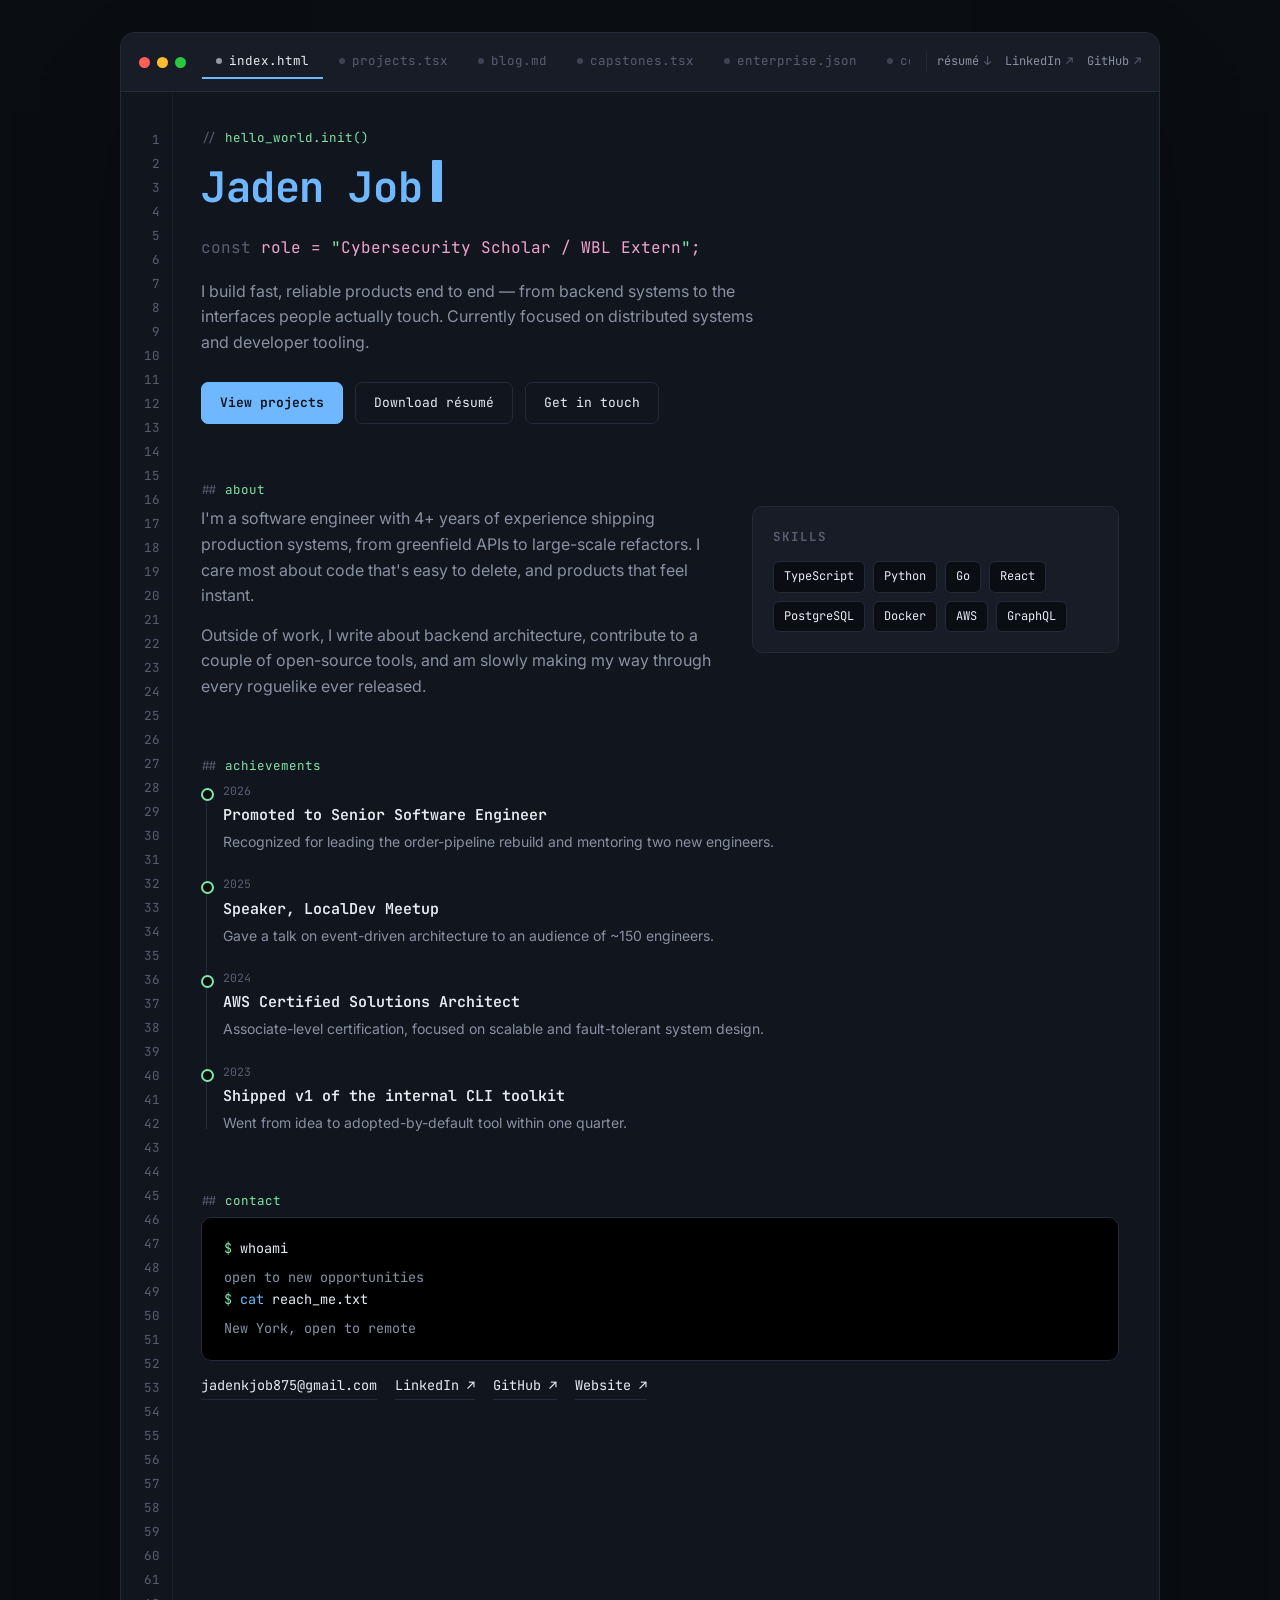
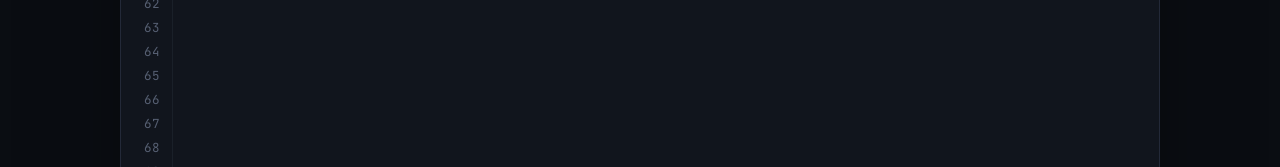
<file: index.html>
<!DOCTYPE html>
<html lang="en">
<head>
<meta charset="UTF-8">
<meta name="viewport" content="width=device-width, initial-scale=1.0">
<title>Jaden Job - Cybersecurity Scholar / WBL Extern</title>
<meta name="description" content=" Portfolio of Jaden Job, Cybersecurity Scholar / WBL Extern">
<link rel="preconnect" href="https://fonts.googleapis.com">
<link rel="preconnect" href="https://fonts.gstatic.com" crossorigin>
<link href="https://fonts.googleapis.com/css2?family=JetBrains+Mono:wght@400;500;600;700;800&family=Inter:wght@400;500;600;700&display=swap" rel="stylesheet">
<link rel="stylesheet" href="style.css">
</head>
<body>

<div class="editor">

  <div class="titlebar">
    <div class="dots"><span></span><span></span><span></span></div>
    <div class="tabs">
      <a href="index.html#top" class="tab active"><span class="dot"></span>index.html</a>
      <a href="projects.html" class="tab"><span class="dot"></span>projects.tsx</a>
      <a href="Pages/blog.html" class="tab"><span class="dot"></span>blog.md</a>
      <a href="capstones.html" class="tab"><span class="dot"></span>capstones.tsx</a>
      <a href="enterprise.html" class="tab"><span class="dot"></span>enterprise.json</a>
      <a href="index.html#contact" class="tab"><span class="dot"></span>contact.sh</a>
    </div>
    <div class="quick-links">
      <a data-profile="resumeUrl" target="_blank" rel="noopener">résumé <span class="arrow">↓</span></a>
      <a data-profile="linkedin" target="_blank" rel="noopener">LinkedIn <span class="arrow">↗</span></a>
      <a data-profile="github" target="_blank" rel="noopener">GitHub <span class="arrow">↗</span></a>
    </div>
  </div>

  <div class="code-body">
    <div class="gutter" id="gutter" aria-hidden="true"></div>

    <div class="content" id="content">

      <section class="hero" id="top">
        <p class="eyebrow"><span class="punc">// </span>hello_world.init()</p>
        <h1><span class="fn" data-profile="name"></span><span class="cursor"></span></h1>
        <p class="role-line"><span class="kw">const</span> role = <span class="str">"</span><span data-profile="role"></span><span class="str">"</span>;</p>
        <p class="tagline" data-profile="tagline"></p>
        <div class="cta-row">
          <a class="btn primary" href="projects.html">View projects</a>
          <a class="btn ghost" data-profile="resumeUrl" target="_blank" rel="noopener">Download résumé</a>
          <a class="btn ghost" href="#contact">Get in touch</a>
        </div>
      </section>

      <section id="about">
        <p class="eyebrow"><span class="punc">## </span>about</p>
        <div class="about-grid">
          <div id="bio-paragraphs"></div>
          <div class="skills-card">
            <h3>Skills</h3>
            <div class="tag-cloud" id="skills-tags"></div>
          </div>
        </div>
      </section>

      <section id="achievements">
        <p class="eyebrow"><span class="punc">## </span>achievements</p>
        <div class="timeline" id="timeline"></div>
      </section>

      <section id="contact">
        <p class="eyebrow"><span class="punc">## </span>contact</p>
        <div class="terminal">
          <div><span class="prompt">$</span> whoami</div>
          <p class="out">open to new opportunities</p>
          <div><span class="prompt">$</span> <span class="path">cat</span> reach_me.txt</div>
          <p class="out" data-profile="location"></p>
        </div>
        <div class="contact-links">
          <a data-profile="email"></a>
          <a data-profile="linkedin" target="_blank" rel="noopener">LinkedIn ↗</a>
          <a data-profile="github" target="_blank" rel="noopener">GitHub ↗</a>
          <a data-profile="website" target="_blank" rel="noopener">Website ↗</a>
        </div>
      </section>

    </div>
  </div>
</div>

<footer>built with plain HTML/CSS/JS · no framework, no tracking</footer>

<script src="Pages/data.js"></script>
<script src="Pages/site.js"></script>
<script>
  // Fill in name/links from PROFILE
  applyProfile();
  document.querySelector('[data-profile="email"]').textContent = PROFILE.email;

  // Render bio paragraphs
  const bioContainer = document.getElementById('bio-paragraphs');
  PROFILE.bio.forEach(paragraph => bioContainer.appendChild(el('p', null, paragraph)));

  // Render skill tags
  const tagsContainer = document.getElementById('skills-tags');
  PROFILE.skills.forEach(skill => tagsContainer.appendChild(el('span', 'tag', skill)));

  // Render achievements
  renderAchievementItems(document.getElementById('timeline'), ACHIEVEMENTS);

  renderGutter();
  setupScrollSpy(['top','about','achievements','contact']);
</script>

</body>
</html>
</file>
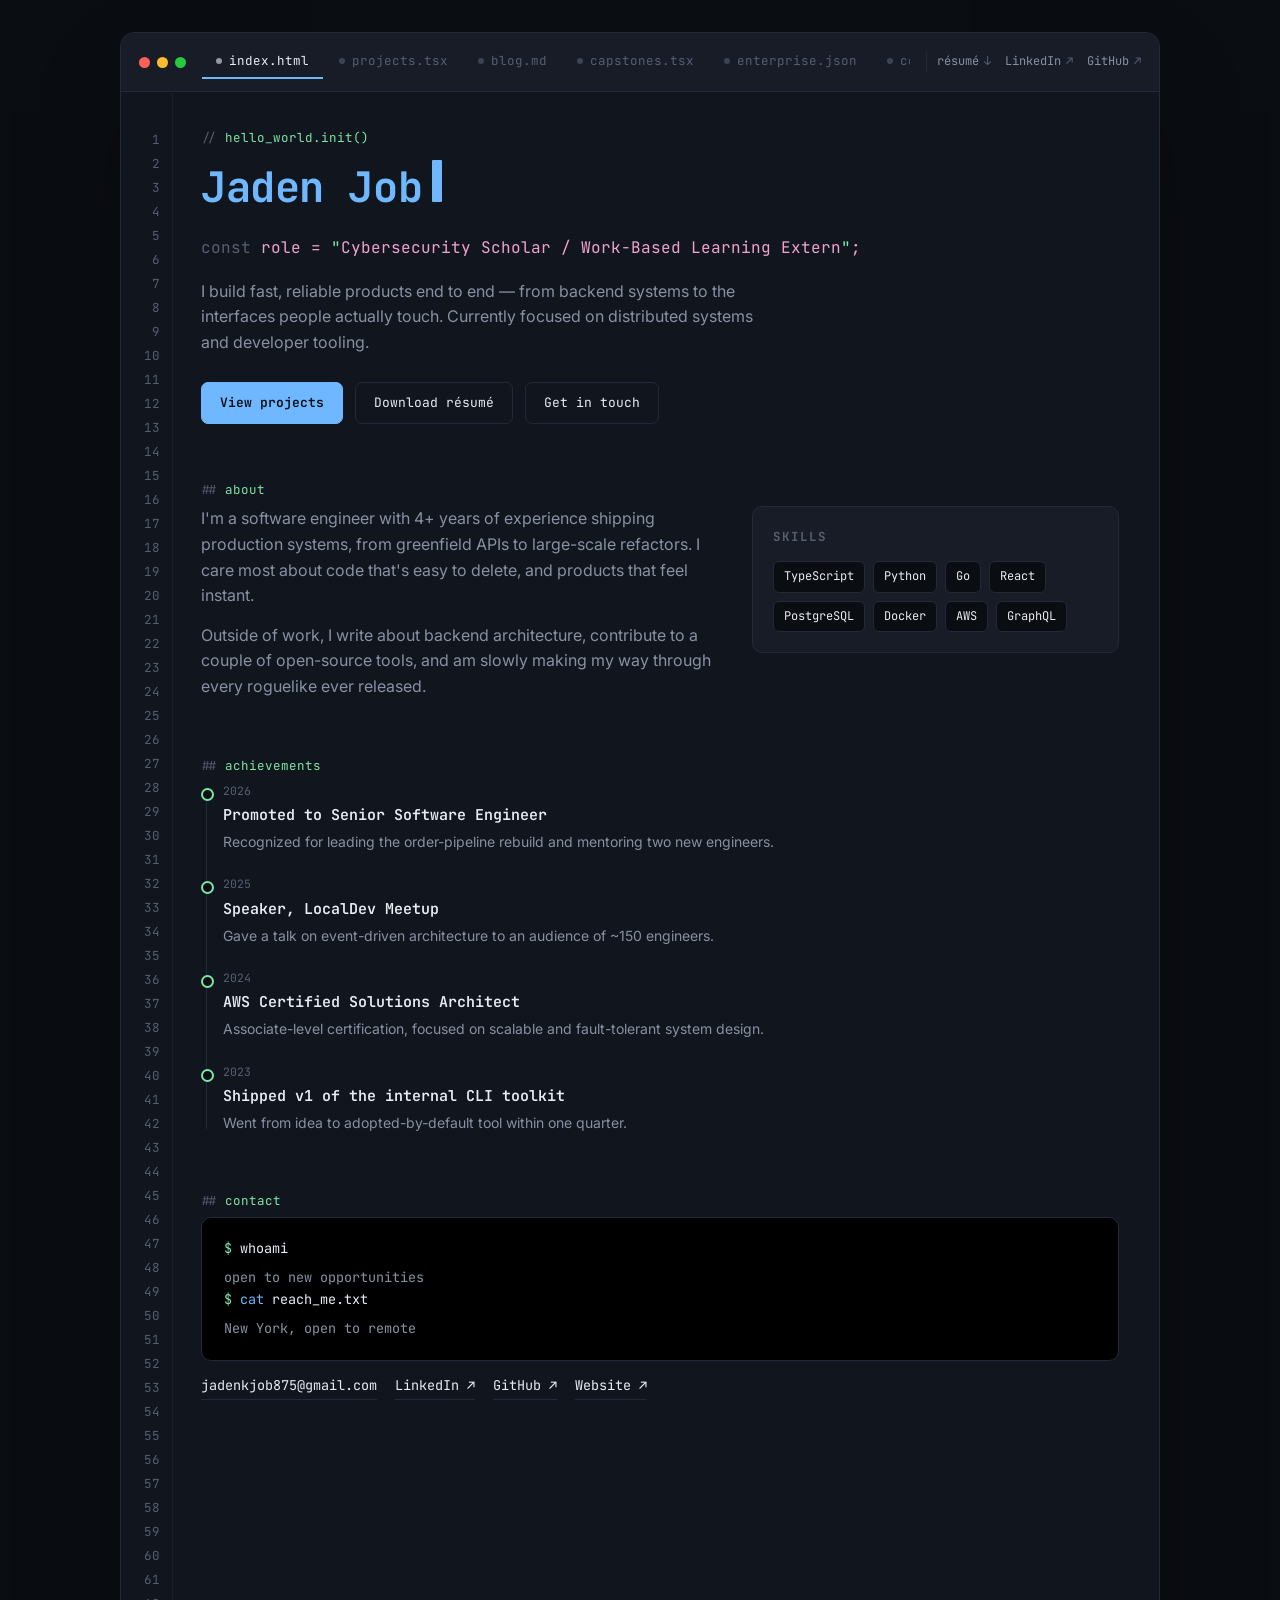
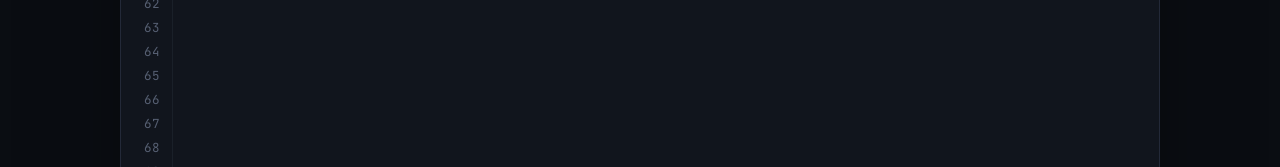
<file: docs/index.html>
<!DOCTYPE html>
<html lang="en">
<head>
<meta charset="UTF-8">
<meta name="viewport" content="width=device-width, initial-scale=1.0">
<title>J4den Job - Cybersecurity Scholar / Work-Based Learning Extern</title>
<meta name="description" content=" Portfolio of Jaden Job, Cybersecurity Scholar / WBL Extern">
<link rel="preconnect" href="https://fonts.googleapis.com">
<link rel="preconnect" href="https://fonts.gstatic.com" crossorigin>
<link href="https://fonts.googleapis.com/css2?family=JetBrains+Mono:wght@400;500;600;700;800&family=Inter:wght@400;500;600;700&display=swap" rel="stylesheet">
<link rel="stylesheet" href="style.css">
</head>
<body>

<div class="editor">

  <div class="titlebar">
    <div class="dots"><span></span><span></span><span></span></div>
    <div class="tabs">
      <a href="index.html#top" class="tab active"><span class="dot"></span>index.html</a>
      <a href="projects.html" class="tab"><span class="dot"></span>projects.tsx</a>
      <a href="Pages/blog.html" class="tab"><span class="dot"></span>blog.md</a>
      <a href="capstones.html" class="tab"><span class="dot"></span>capstones.tsx</a>
      <a href="enterprise.html" class="tab"><span class="dot"></span>enterprise.json</a>
      <a href="index.html#contact" class="tab"><span class="dot"></span>contact.sh</a>
    </div>
    <div class="quick-links">
      <a data-profile="resumeUrl" target="_blank" rel="noopener">résumé <span class="arrow">↓</span></a>
      <a data-profile="linkedin" target="_blank" rel="noopener">LinkedIn <span class="arrow">↗</span></a>
      <a data-profile="github" target="_blank" rel="noopener">GitHub <span class="arrow">↗</span></a>
    </div>
  </div>

  <div class="code-body">
    <div class="gutter" id="gutter" aria-hidden="true"></div>

    <div class="content" id="content">

      <section class="hero" id="top">
        <p class="eyebrow"><span class="punc">// </span>hello_world.init()</p>
        <h1><span class="fn" data-profile="name"></span><span class="cursor"></span></h1>
        <p class="role-line"><span class="kw">const</span> role = <span class="str">"</span><span data-profile="role"></span><span class="str">"</span>;</p>
        <p class="tagline" data-profile="tagline"></p>
        <div class="cta-row">
          <a class="btn primary" href="projects.html">View projects</a>
          <a class="btn ghost" data-profile="resumeUrl" target="_blank" rel="noopener">Download résumé</a>
          <a class="btn ghost" href="#contact">Get in touch</a>
        </div>
      </section>

      <section id="about">
        <p class="eyebrow"><span class="punc">## </span>about</p>
        <div class="about-grid">
          <div id="bio-paragraphs"></div>
          <div class="skills-card">
            <h3>Skills</h3>
            <div class="tag-cloud" id="skills-tags"></div>
          </div>
        </div>
      </section>

      <section id="achievements">
        <p class="eyebrow"><span class="punc">## </span>achievements</p>
        <div class="timeline" id="timeline"></div>
      </section>

      <section id="contact">
        <p class="eyebrow"><span class="punc">## </span>contact</p>
        <div class="terminal">
          <div><span class="prompt">$</span> whoami</div>
          <p class="out">open to new opportunities</p>
          <div><span class="prompt">$</span> <span class="path">cat</span> reach_me.txt</div>
          <p class="out" data-profile="location"></p>
        </div>
        <div class="contact-links">
          <a data-profile="email"></a>
          <a data-profile="linkedin" target="_blank" rel="noopener">LinkedIn ↗</a>
          <a data-profile="github" target="_blank" rel="noopener">GitHub ↗</a>
          <a data-profile="website" target="_blank" rel="noopener">Website ↗</a>
        </div>
      </section>

    </div>
  </div>
</div>

<footer>built with plain HTML/CSS/JS · no framework, no tracking</footer>

<script src="data.js"></script>
<script src="site.js"></script>
<script>
  // Fill in name/links from PROFILE
  applyProfile();
  document.querySelector('[data-profile="email"]').textContent = PROFILE.email;

  // Render bio paragraphs
  const bioContainer = document.getElementById('bio-paragraphs');
  PROFILE.bio.forEach(paragraph => bioContainer.appendChild(el('p', null, paragraph)));

  // Render skill tags
  const tagsContainer = document.getElementById('skills-tags');
  PROFILE.skills.forEach(skill => tagsContainer.appendChild(el('span', 'tag', skill)));

  // Render achievements
  renderAchievementItems(document.getElementById('timeline'), ACHIEVEMENTS);

  renderGutter();
  setupScrollSpy(['top','about','achievements','contact']);
</script>

</body>
</html>
</file>
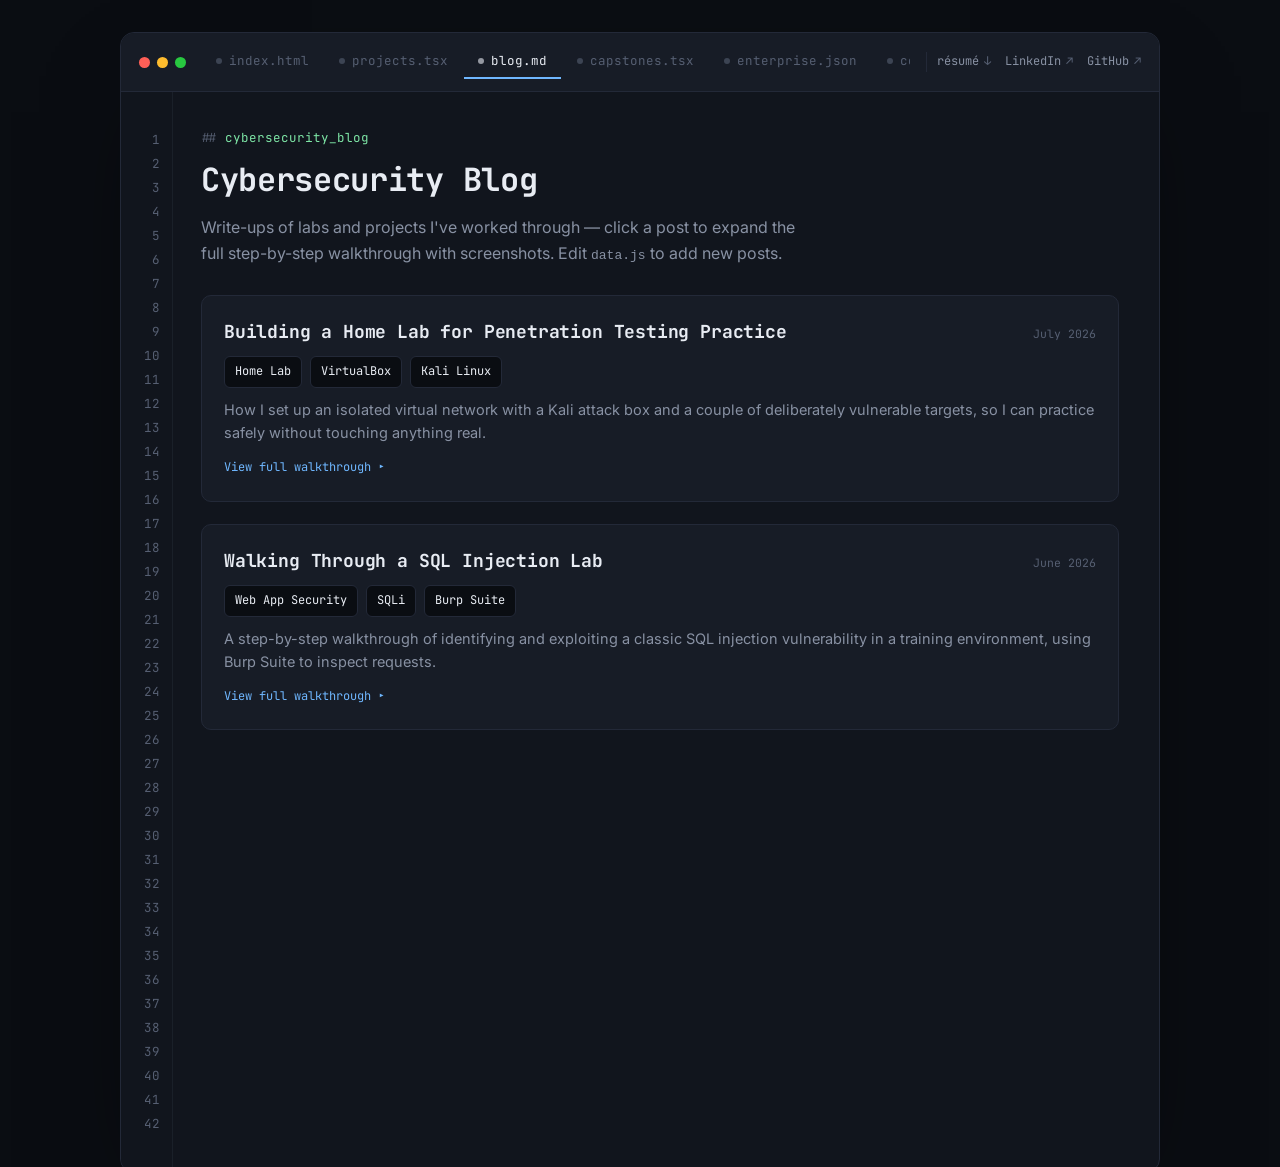
<file: blog.html>
<!DOCTYPE html>
<html lang="en">
<head>
<meta charset="UTF-8">
<meta name="viewport" content="width=device-width, initial-scale=1.0">
<title>Cybersecurity Blog — Jaden Job</title>
<meta name="description" content="Cybersecurity project write-ups by Jaden Job">
<link rel="preconnect" href="https://fonts.googleapis.com">
<link rel="preconnect" href="https://fonts.gstatic.com" crossorigin>
<link href="https://fonts.googleapis.com/css2?family=JetBrains+Mono:wght@400;500;600;700;800&family=Inter:wght@400;500;600;700&display=swap" rel="stylesheet">
<link rel="stylesheet" href="style.css">
</head>
<body>

<div class="editor">

  <div class="titlebar">
    <div class="dots"><span></span><span></span><span></span></div>
    <div class="tabs">
      <a href="index.html#top" class="tab"><span class="dot"></span>index.html</a>
      <a href="projects.html" class="tab"><span class="dot"></span>projects.tsx</a>
      <a href="blog.html" class="tab active"><span class="dot"></span>blog.md</a>
      <a href="capstones.html" class="tab"><span class="dot"></span>capstones.tsx</a>
      <a href="enterprise.html" class="tab"><span class="dot"></span>enterprise.json</a>
      <a href="index.html#contact" class="tab"><span class="dot"></span>contact.sh</a>
    </div>
    <div class="quick-links">
      <a data-profile="resumeUrl" target="_blank" rel="noopener">résumé <span class="arrow">↓</span></a>
      <a data-profile="linkedin" target="_blank" rel="noopener">LinkedIn <span class="arrow">↗</span></a>
      <a data-profile="github" target="_blank" rel="noopener">GitHub <span class="arrow">↗</span></a>
    </div>
  </div>

  <div class="code-body">
    <div class="gutter" id="gutter" aria-hidden="true"></div>

    <div class="content" id="content">

      <section id="blog-top">
        <p class="eyebrow"><span class="punc">## </span>cybersecurity_blog</p>
        <div class="page-heading">
          <h1>Cybersecurity Blog</h1>
          <p>Write-ups of labs and projects I've worked through — click a post to expand the full step-by-step walkthrough with screenshots. Edit <code>data.js</code> to add new posts.</p>
        </div>
        <div id="blog-posts"></div>
      </section>

    </div>
  </div>
</div>

<footer>built with plain HTML/CSS/JS · no framework, no tracking</footer>

<script src="data.js"></script>
<script src="site.js"></script>
<script>
  applyProfile();
  renderBlogPosts(document.getElementById('blog-posts'), BLOG_POSTS);
  renderGutter();
</script>

</body>
</html>
</file>
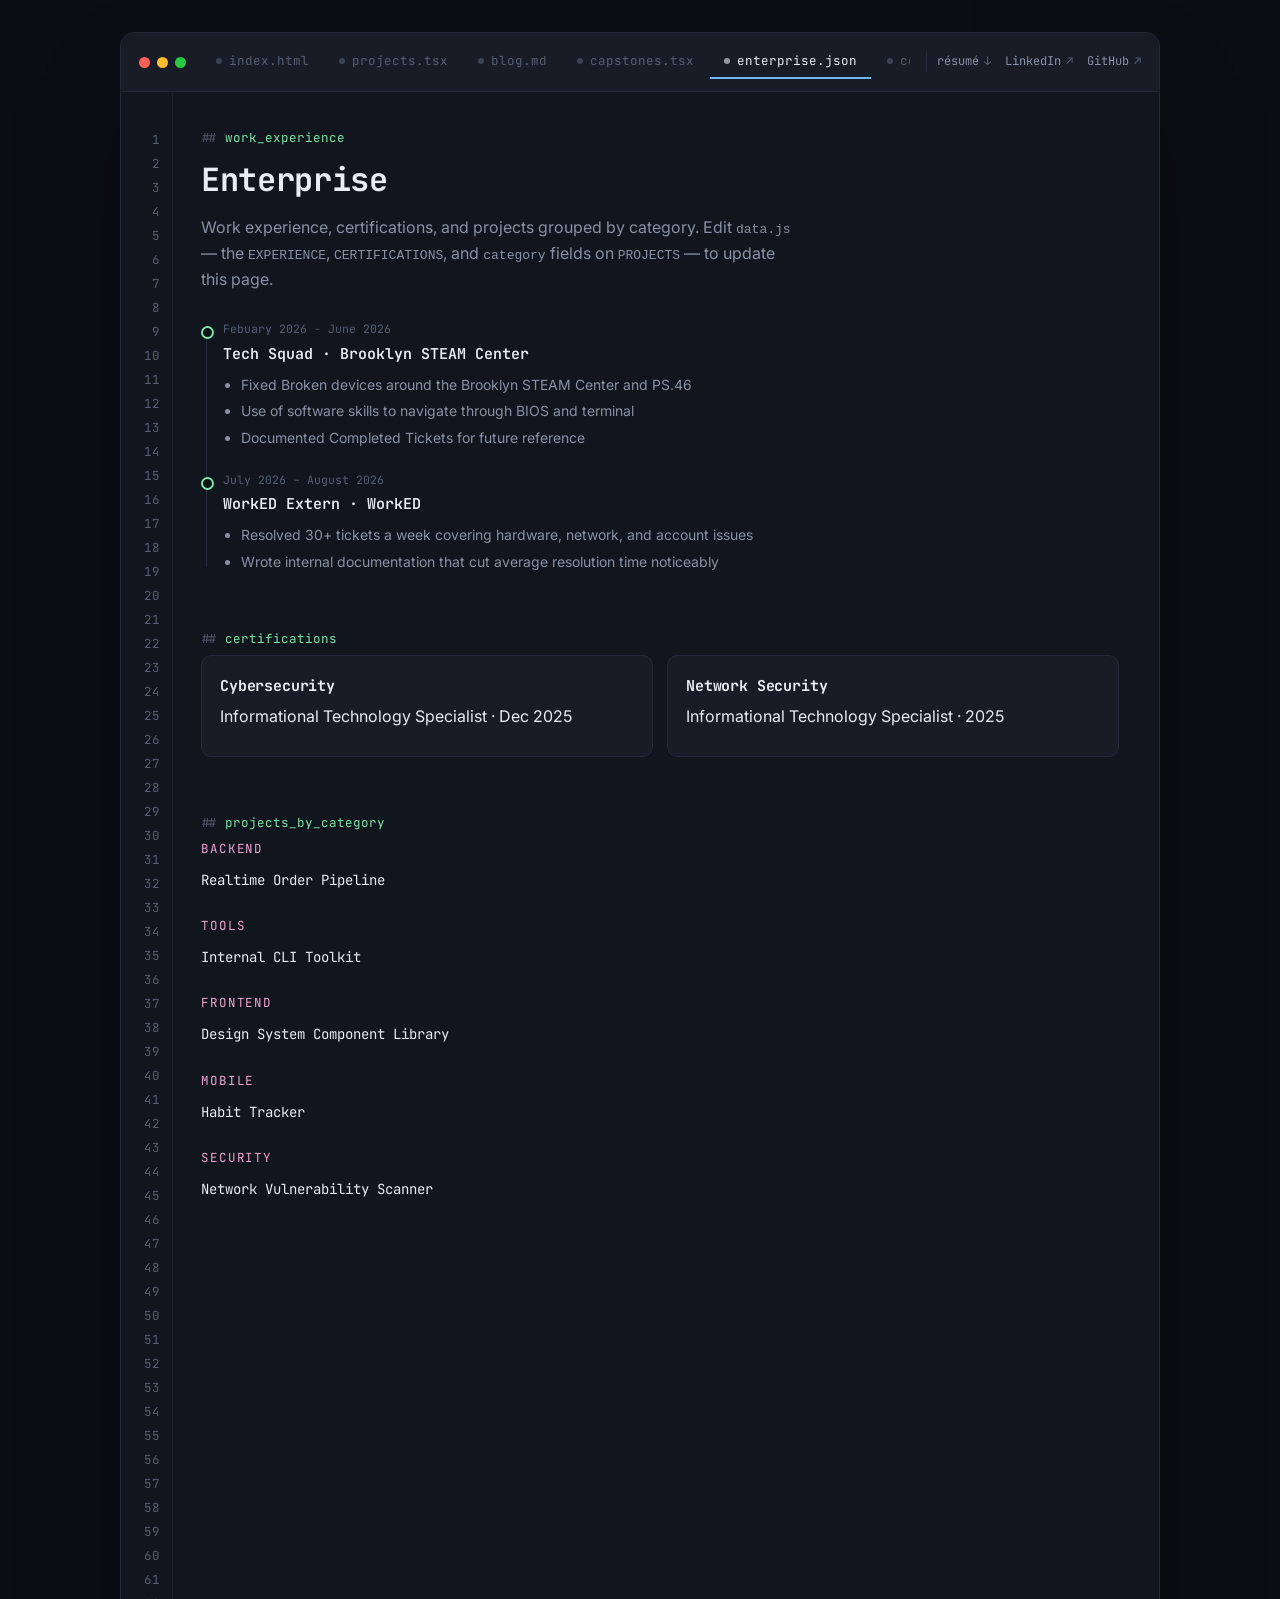
<file: enterprise.html>
<!DOCTYPE html>
<html lang="en">
<head>
<meta charset="UTF-8">
<meta name="viewport" content="width=device-width, initial-scale=1.0">
<title>Enterprise — Jaden Job</title>
<meta name="description" content="Work experience and certifications for Jaden Job">
<link rel="preconnect" href="https://fonts.googleapis.com">
<link rel="preconnect" href="https://fonts.gstatic.com" crossorigin>
<link href="https://fonts.googleapis.com/css2?family=JetBrains+Mono:wght@400;500;600;700;800&family=Inter:wght@400;500;600;700&display=swap" rel="stylesheet">
<link rel="stylesheet" href="style.css">
</head>
<body>

<div class="editor">

  <div class="titlebar">
    <div class="dots"><span></span><span></span><span></span></div>
    <div class="tabs">
      <a href="index.html#top" class="tab"><span class="dot"></span>index.html</a>
      <a href="projects.html" class="tab"><span class="dot"></span>projects.tsx</a>
      <a href="blog.html" class="tab"><span class="dot"></span>blog.md</a>
      <a href="capstones.html" class="tab"><span class="dot"></span>capstones.tsx</a>
      <a href="enterprise.html" class="tab active"><span class="dot"></span>enterprise.json</a>
      <a href="index.html#contact" class="tab"><span class="dot"></span>contact.sh</a>
    </div>
    <div class="quick-links">
      <a data-profile="resumeUrl" target="_blank" rel="noopener">résumé <span class="arrow">↓</span></a>
      <a data-profile="linkedin" target="_blank" rel="noopener">LinkedIn <span class="arrow">↗</span></a>
      <a data-profile="github" target="_blank" rel="noopener">GitHub <span class="arrow">↗</span></a>
    </div>
  </div>

  <div class="code-body">
    <div class="gutter" id="gutter" aria-hidden="true"></div>

    <div class="content" id="content">

      <section id="experience">
        <p class="eyebrow"><span class="punc">## </span>work_experience</p>
        <div class="page-heading">
          <h1>Enterprise</h1>
          <p>Work experience, certifications, and projects grouped by category. Edit <code>data.js</code> — the <code>EXPERIENCE</code>, <code>CERTIFICATIONS</code>, and <code>category</code> fields on <code>PROJECTS</code> — to update this page.</p>
        </div>
        <div class="timeline" id="experience-list"></div>
      </section>

      <section id="certifications">
        <p class="eyebrow"><span class="punc">## </span>certifications</p>
        <div class="cert-grid" id="cert-grid"></div>
      </section>

      <section id="projects-by-category">
        <p class="eyebrow"><span class="punc">## </span>projects_by_category</p>
        <div id="category-groups"></div>
      </section>

    </div>
  </div>
</div>

<footer>built with plain HTML/CSS/JS · no framework, no tracking</footer>

<script src="data.js"></script>
<script src="site.js"></script>
<script>
  applyProfile();
  renderExperience(document.getElementById('experience-list'), EXPERIENCE);
  renderCertifications(document.getElementById('cert-grid'), CERTIFICATIONS);
  renderProjectsByCategory(document.getElementById('category-groups'), PROJECTS);
  renderGutter();
</script>

</body>
</html>
</file>
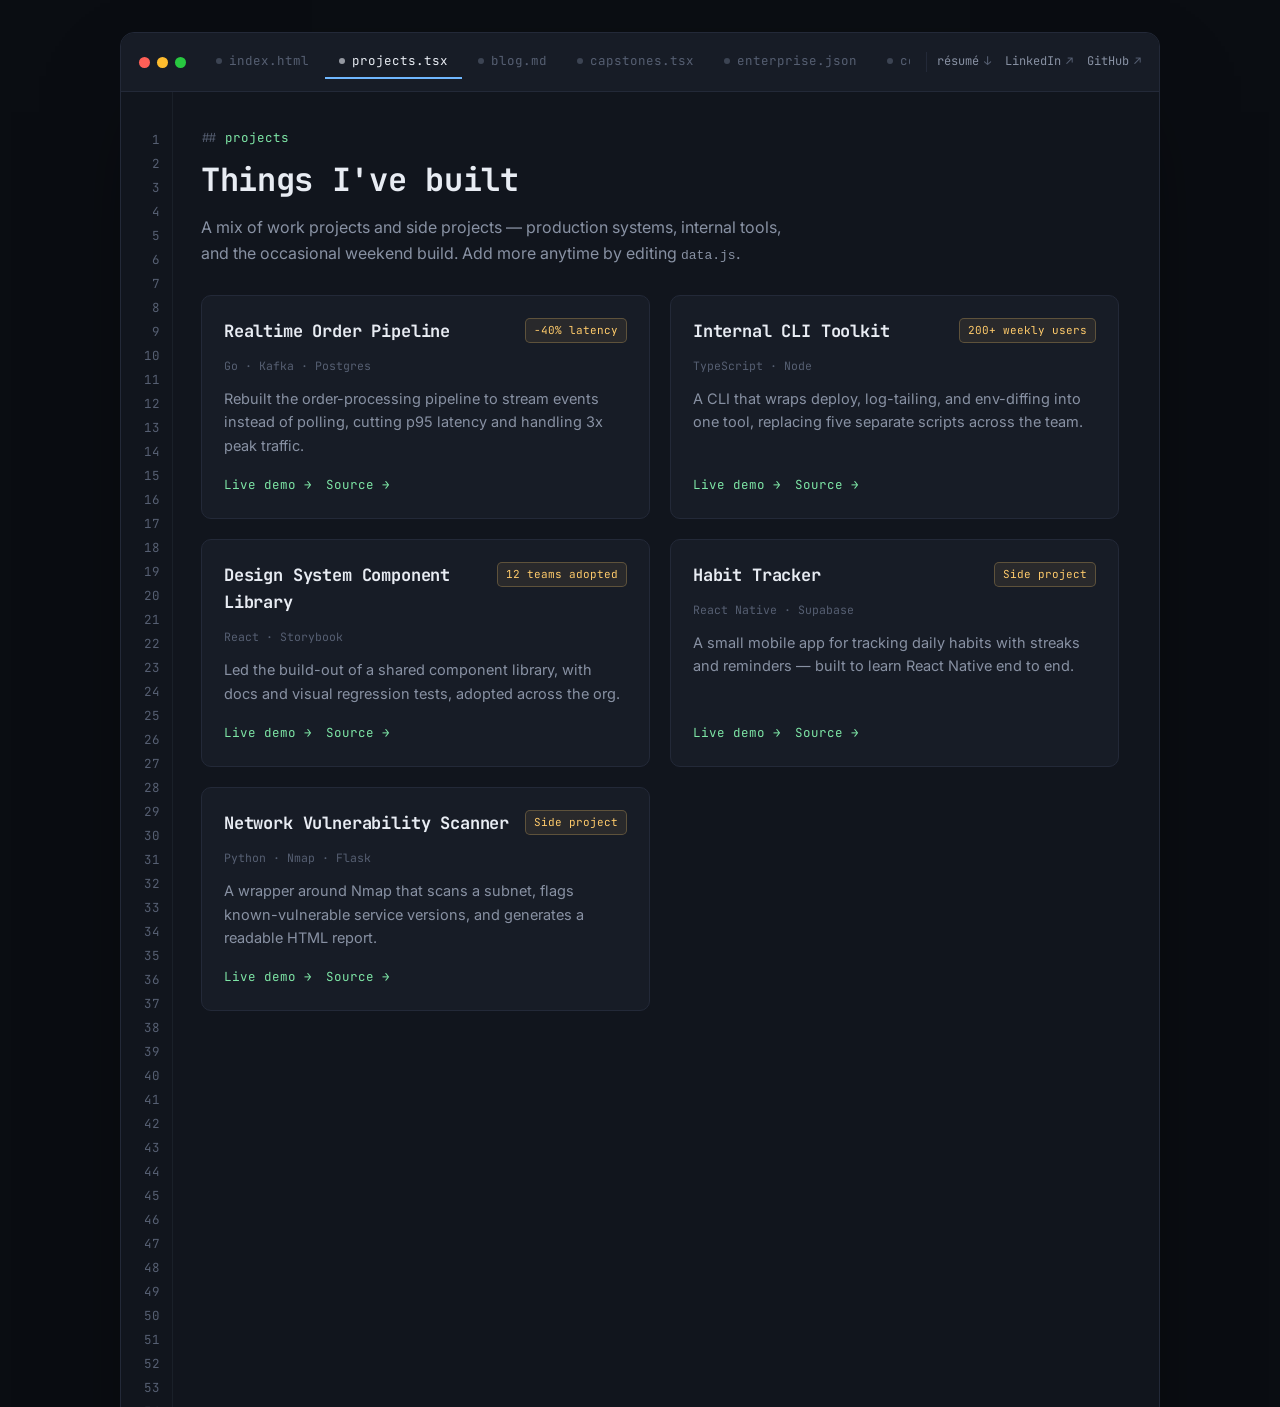
<file: projects.html>
<!DOCTYPE html>
<html lang="en">
<head>
<meta charset="UTF-8">
<meta name="viewport" content="width=device-width, initial-scale=1.0">
<title>Projects — Jaden Job</title>
<meta name="description" content="Projects by Jaden Job, Cybersecurity Scholar / WBL Extern">
<link rel="preconnect" href="https://fonts.googleapis.com">
<link rel="preconnect" href="https://fonts.gstatic.com" crossorigin>
<link href="https://fonts.googleapis.com/css2?family=JetBrains+Mono:wght@400;500;600;700;800&family=Inter:wght@400;500;600;700&display=swap" rel="stylesheet">
<link rel="stylesheet" href="style.css">
</head>
<body>

<div class="editor">

  <div class="titlebar">
    <div class="dots"><span></span><span></span><span></span></div>
    <div class="tabs">
      <a href="index.html#top" class="tab"><span class="dot"></span>index.html</a>
      <a href="projects.html" class="tab active"><span class="dot"></span>projects.tsx</a>
      <a href="blog.html" class="tab"><span class="dot"></span>blog.md</a>
      <a href="capstones.html" class="tab"><span class="dot"></span>capstones.tsx</a>
      <a href="enterprise.html" class="tab"><span class="dot"></span>enterprise.json</a>
      <a href="index.html#contact" class="tab"><span class="dot"></span>contact.sh</a>
    </div>
    <div class="quick-links">
      <a data-profile="resumeUrl" target="_blank" rel="noopener">résumé <span class="arrow">↓</span></a>
      <a data-profile="linkedin" target="_blank" rel="noopener">LinkedIn <span class="arrow">↗</span></a>
      <a data-profile="github" target="_blank" rel="noopener">GitHub <span class="arrow">↗</span></a>
    </div>
  </div>

  <div class="code-body">
    <div class="gutter" id="gutter" aria-hidden="true"></div>

    <div class="content" id="content">

      <section id="projects-top">
        <p class="eyebrow"><span class="punc">## </span>projects</p>
        <div class="page-heading">
          <h1>Things I've built</h1>
          <p>A mix of work projects and side projects — production systems, internal tools, and the occasional weekend build. Add more anytime by editing <code>data.js</code>.</p>
        </div>
        <div class="project-grid" id="project-grid"></div>
      </section>

    </div>
  </div>
</div>

<footer>built with plain HTML/CSS/JS · no framework, no tracking</footer>

<script src="data.js"></script>
<script src="site.js"></script>
<script>
  applyProfile();
  renderProjectCards(document.getElementById('project-grid'), PROJECTS);
  renderGutter();
</script>

</body>
</html>
</file>
<file: style.css>
:root{
  --ink:        #0a0d12;
  --panel:      #11151d;
  --panel-2:    #171c26;
  --line:       #232938;
  --line-soft:  #1a2029;
  --text-hi:    #e8ecf3;
  --text-lo:    #8891a3;
  --text-dim:   #565f72;
  --blue:       #6fb7ff;
  --green:      #7ee6a6;
  --pink:       #f0a3d0;
  --amber:      #ffcb6b;
  --radius:     10px;
  --mono: 'JetBrains Mono', ui-monospace, monospace;
  --sans: 'Inter', -apple-system, sans-serif;
}

*{ box-sizing:border-box; }
html{ scroll-behavior:smooth; }
@media (prefers-reduced-motion: reduce){
  html{ scroll-behavior:auto; }
  *{ animation-duration:0.001ms !important; animation-iteration-count:1 !important; transition-duration:0.001ms !important; }
}

body{
  margin:0;
  background:var(--ink);
  color:var(--text-hi);
  font-family:var(--sans);
  line-height:1.6;
  -webkit-font-smoothing:antialiased;
}

a{ color:inherit; }
::selection{ background:var(--blue); color:var(--ink); }

:focus-visible{
  outline:2px solid var(--blue);
  outline-offset:3px;
  border-radius:4px;
}

/* ---------- Editor Window Chrome ---------- */
.editor{
  max-width:1040px;
  margin:32px auto;
  border:1px solid var(--line);
  border-radius:14px;
  overflow:hidden;
  background:var(--panel);
  box-shadow:0 40px 100px -40px rgba(0,0,0,0.6);
}

.titlebar{
  display:flex;
  align-items:center;
  gap:16px;
  padding:12px 18px;
  background:var(--panel-2);
  border-bottom:1px solid var(--line);
  flex-wrap:wrap;
}
.dots{ display:flex; gap:7px; flex-shrink:0; }
.dots span{ width:11px; height:11px; border-radius:50%; display:block; }
.dots span:nth-child(1){ background:#ff5f57; }
.dots span:nth-child(2){ background:#febc2e; }
.dots span:nth-child(3){ background:#28c840; }

.tabs{ display:flex; gap:2px; overflow-x:auto; flex:1; min-width:160px; }
.tab{
  font-family:var(--mono);
  font-size:12.5px;
  color:var(--text-dim);
  padding:6px 14px;
  border-radius:6px 6px 0 0;
  white-space:nowrap;
  display:flex;
  align-items:center;
  gap:7px;
  text-decoration:none;
  border-bottom:2px solid transparent;
}
.tab .dot{ width:6px; height:6px; border-radius:50%; background:currentColor; opacity:.6; }
.tab.active{ color:var(--text-hi); border-bottom-color:var(--blue); }
.tab:hover{ color:var(--text-hi); }

.quick-links{
  display:flex;
  gap:14px;
  flex-shrink:0;
  padding-left:10px;
  border-left:1px solid var(--line);
}
.quick-links a{
  font-family:var(--mono);
  font-size:12px;
  color:var(--text-lo);
  text-decoration:none;
  white-space:nowrap;
  display:flex;
  align-items:center;
  gap:5px;
}
.quick-links a:hover{ color:var(--blue); }
.quick-links .arrow{ color:var(--text-dim); }

@media (max-width:640px){
  .quick-links{ border-left:none; padding-left:0; width:100%; justify-content:flex-start; padding-top:8px; border-top:1px solid var(--line); margin-top:8px; }
}

/* ---------- Line-numbered content area ---------- */
.code-body{ display:flex; }
.gutter{
  flex-shrink:0;
  width:52px;
  text-align:right;
  padding:36px 12px 36px 0;
  font-family:var(--mono);
  font-size:12.5px;
  color:var(--text-dim);
  background:var(--panel);
  border-right:1px solid var(--line-soft);
  user-select:none;
}
.gutter div{ height:var(--lh, 24px); line-height:var(--lh,24px); }

.content{ flex:1; min-width:0; padding:36px 40px 36px 28px; }

@media (max-width:640px){
  .gutter{ width:34px; padding-right:8px; font-size:11px; }
  .content{ padding:28px 18px; }
  .editor{ margin:12px; border-radius:10px; }
}

.comment{ color:var(--text-dim); font-family:var(--mono); font-size:13px; }

section{ margin-bottom:56px; }
section:last-of-type{ margin-bottom:0; }

.eyebrow{ font-family:var(--mono); font-size:12.5px; color:var(--green); margin:0 0 6px; }
.eyebrow .punc{ color:var(--text-dim); }

h1,h2,h3{ font-family:var(--mono); font-weight:700; margin:0; letter-spacing:-0.01em; }

/* ---------- Hero ---------- */
.hero h1{
  font-size:clamp(28px, 5vw, 42px);
  color:var(--text-hi);
  display:flex; flex-wrap:wrap; align-items:baseline; gap:10px;
}
.hero h1 .fn{ color:var(--blue); }
.cursor{
  display:inline-block; width:10px; height:1em; background:var(--blue);
  animation:blink 1.1s steps(1) infinite; vertical-align:text-bottom; border-radius:1px;
}
@keyframes blink{ 50%{ opacity:0; } }

.role-line{ font-family:var(--mono); font-size:16px; color:var(--pink); margin-top:14px; }
.role-line .kw{ color:var(--text-dim); }
.role-line .str{ color:var(--green); }

.hero p.tagline{ max-width:56ch; color:var(--text-lo); font-size:16px; margin-top:18px; }

.cta-row{ display:flex; gap:12px; margin-top:26px; flex-wrap:wrap; }
.btn{
  font-family:var(--mono); font-size:13px; text-decoration:none; padding:10px 18px;
  border-radius:7px; border:1px solid var(--line);
  transition:border-color .15s, transform .15s, background .15s;
}
.btn:hover{ transform:translateY(-1px); }
.btn.primary{ background:var(--blue); color:var(--ink); border-color:var(--blue); font-weight:600; }
.btn.primary:hover{ background:#8ec4ff; }
.btn.ghost{ color:var(--text-hi); }
.btn.ghost:hover{ border-color:var(--text-lo); }

/* ---------- About ---------- */
.about-grid{ display:grid; grid-template-columns:1.4fr 1fr; gap:36px; align-items:start; }
@media (max-width:720px){ .about-grid{ grid-template-columns:1fr; } }
.about-grid p{ color:var(--text-lo); margin:0 0 14px; }
.about-grid p:last-child{ margin-bottom:0; }

.skills-card{ background:var(--panel-2); border:1px solid var(--line); border-radius:var(--radius); padding:20px; }
.skills-card h3{ font-size:12.5px; color:var(--text-dim); text-transform:uppercase; letter-spacing:.08em; margin-bottom:14px; }
.tag-cloud{ display:flex; flex-wrap:wrap; gap:8px; }
.tag{ font-family:var(--mono); font-size:12px; padding:5px 10px; border-radius:6px; background:var(--ink); border:1px solid var(--line); color:var(--text-hi); }

/* ---------- Projects ---------- */
.project-grid{ display:grid; grid-template-columns:1fr 1fr; gap:20px; }
@media (max-width:720px){ .project-grid{ grid-template-columns:1fr; } }

.card{
  background:var(--panel-2); border:1px solid var(--line); border-radius:var(--radius);
  padding:22px; display:flex; flex-direction:column; gap:12px;
  transition:border-color .15s, transform .15s;
}
.card:hover{ border-color:var(--blue); transform:translateY(-2px); }

.card-top{ display:flex; justify-content:space-between; align-items:flex-start; gap:10px; }
.card h3{ font-size:17px; color:var(--text-hi); }
.card .stack{ font-family:var(--mono); font-size:11.5px; color:var(--text-dim); }
.card p{ color:var(--text-lo); font-size:14.5px; margin:0; }
.card .links{ display:flex; gap:14px; margin-top:auto; padding-top:6px; }
.card .links a{ font-family:var(--mono); font-size:12.5px; color:var(--green); text-decoration:none; border-bottom:1px solid transparent; }
.card .links a:hover{ border-bottom-color:var(--green); }

.impact-badge{
  font-family:var(--mono); font-size:11px; color:var(--amber);
  background:rgba(255,203,107,0.08); border:1px solid rgba(255,203,107,0.25);
  padding:3px 8px; border-radius:5px; white-space:nowrap;
}

.page-heading{ margin-bottom:28px; }
.page-heading h1{ font-size:clamp(24px,4vw,32px); color:var(--text-hi); }
.page-heading p{ color:var(--text-lo); margin-top:10px; max-width:60ch; }

/* ---------- Achievements timeline ---------- */
.timeline{ position:relative; padding-left:22px; }
.timeline::before{ content:''; position:absolute; left:5px; top:6px; bottom:6px; width:1px; background:var(--line); }
.t-item{ position:relative; margin-bottom:22px; }
.t-item:last-child{ margin-bottom:0; }
.t-item::before{
  content:''; position:absolute; left:-22px; top:6px;
  width:9px; height:9px; border-radius:50%; background:var(--ink); border:2px solid var(--green);
}
.t-date{ font-family:var(--mono); font-size:11.5px; color:var(--text-dim); }
.t-title{ font-family:var(--mono); font-size:15px; color:var(--text-hi); margin:3px 0 4px; font-weight:600; }
.t-desc{ color:var(--text-lo); font-size:14px; margin:0; }

/* ---------- Contact / terminal ---------- */
.terminal{ background:#000; border:1px solid var(--line); border-radius:var(--radius); padding:20px 22px; font-family:var(--mono); font-size:13.5px; }
.terminal .prompt{ color:var(--green); }
.terminal .path{ color:var(--blue); }
.terminal .out{ color:var(--text-lo); margin:8px 0 0; }
.contact-links{ display:flex; flex-wrap:wrap; gap:18px; margin-top:14px; }
.contact-links a{
  text-decoration:none; font-family:var(--mono); font-size:13.5px; color:var(--text-hi);
  border-bottom:1px solid var(--line); padding-bottom:2px;
}
.contact-links a:hover{ color:var(--blue); border-color:var(--blue); }

/* ---------- Images ---------- */
.cover-img{
  width:100%; max-height:340px; object-fit:cover;
  border-radius:8px; border:1px solid var(--line); display:block; margin-bottom:14px;
}
.step-img{
  width:100%; max-height:280px; object-fit:cover;
  border-radius:8px; border:1px solid var(--line); display:block; margin:8px 0 10px;
}
.gallery{ display:grid; grid-template-columns:repeat(auto-fit,minmax(140px,1fr)); gap:10px; margin-top:14px; }
.gallery img{ width:100%; height:110px; object-fit:cover; border-radius:6px; border:1px solid var(--line); }

/* ---------- Blog post cards (details/summary) ---------- */
.post-card{
  background:var(--panel-2); border:1px solid var(--line); border-radius:var(--radius);
  padding:22px; margin-bottom:22px;
}
.post-card:last-child{ margin-bottom:0; }
.post-card summary{ cursor:pointer; list-style:none; }
.post-card summary::-webkit-details-marker{ display:none; }
.post-heading{ display:flex; justify-content:space-between; align-items:baseline; gap:12px; flex-wrap:wrap; }
.post-heading h3{ font-size:18px; color:var(--text-hi); }
.post-date{ font-family:var(--mono); font-size:11.5px; color:var(--text-dim); white-space:nowrap; }
.post-summary{ color:var(--text-lo); font-size:14.5px; margin:10px 0 4px; }
.tag-cloud{ display:flex; flex-wrap:wrap; gap:8px; margin-top:10px; }
.expand-hint{
  display:inline-block; margin-top:10px; font-family:var(--mono); font-size:12px; color:var(--blue);
}
.post-card[open] .expand-hint{ display:none; }
.steps{ margin-top:18px; padding-top:18px; border-top:1px solid var(--line); }
.step{ margin-bottom:22px; }
.step:last-child{ margin-bottom:0; }
.step h4{ font-family:var(--mono); font-size:14px; color:var(--green); margin:0 0 4px; }
.step p{ color:var(--text-lo); font-size:14px; margin:0; }

/* ---------- Capstone cards ---------- */
.capstone-card{
  background:var(--panel-2); border:1px solid var(--line); border-radius:var(--radius);
  padding:22px; margin-bottom:22px;
}
.capstone-card:last-child{ margin-bottom:0; }
.capstone-card .stack{ margin:6px 0 10px; }
.capstone-card p{ color:var(--text-lo); font-size:14.5px; }
.highlight-list{ margin:10px 0 0; padding-left:18px; color:var(--text-lo); font-size:14px; }
.highlight-list li{ margin-bottom:4px; }
.capstone-card .links{ display:flex; gap:14px; margin-top:14px; }
.capstone-card .links a{ font-family:var(--mono); font-size:12.5px; color:var(--green); text-decoration:none; }
.capstone-card .links a:hover{ text-decoration:underline; }

/* ---------- Experience (extends .timeline / .t-item) ---------- */
.exp-item ul{ margin:8px 0 0; padding-left:18px; color:var(--text-lo); font-size:14px; }
.exp-item li{ margin-bottom:4px; }

/* ---------- Certifications ---------- */
.cert-grid{ display:grid; grid-template-columns:repeat(auto-fit,minmax(220px,1fr)); gap:14px; }
.cert-card{ background:var(--panel-2); border:1px solid var(--line); border-radius:var(--radius); padding:18px; }
.cert-card h3{ font-size:15px; color:var(--text-hi); margin-bottom:6px; }
.cert-card .stack{ margin-bottom:8px; }
.cert-card a{ font-family:var(--mono); font-size:12.5px; color:var(--green); text-decoration:none; }
.cert-card a:hover{ text-decoration:underline; }

/* ---------- Projects grouped by category (enterprise page) ---------- */
.category-block{ margin-bottom:24px; }
.category-block:last-child{ margin-bottom:0; }
.category-title{
  font-family:var(--mono); font-size:12.5px; color:var(--pink);
  text-transform:uppercase; letter-spacing:.07em; margin-bottom:10px;
}
.project-link-list{ display:flex; flex-direction:column; gap:8px; }
.project-link-list a{
  font-family:var(--mono); font-size:14px; color:var(--text-hi); text-decoration:none;
  border-bottom:1px solid transparent; width:fit-content;
}
.project-link-list a:hover{ color:var(--blue); border-color:var(--blue); }

footer{ text-align:center; font-family:var(--mono); font-size:11.5px; color:var(--text-dim); padding:24px 10px 40px; }
</file>
<file: docs/style.css>
:root{
  --ink:        #0a0d12;
  --panel:      #11151d;
  --panel-2:    #171c26;
  --line:       #232938;
  --line-soft:  #1a2029;
  --text-hi:    #e8ecf3;
  --text-lo:    #8891a3;
  --text-dim:   #565f72;
  --blue:       #6fb7ff;
  --green:      #7ee6a6;
  --pink:       #f0a3d0;
  --amber:      #ffcb6b;
  --radius:     10px;
  --mono: 'JetBrains Mono', ui-monospace, monospace;
  --sans: 'Inter', -apple-system, sans-serif;
}

*{ box-sizing:border-box; }
html{ scroll-behavior:smooth; }
@media (prefers-reduced-motion: reduce){
  html{ scroll-behavior:auto; }
  *{ animation-duration:0.001ms !important; animation-iteration-count:1 !important; transition-duration:0.001ms !important; }
}

body{
  margin:0;
  background:var(--ink);
  color:var(--text-hi);
  font-family:var(--sans);
  line-height:1.6;
  -webkit-font-smoothing:antialiased;
}

a{ color:inherit; }
::selection{ background:var(--blue); color:var(--ink); }

:focus-visible{
  outline:2px solid var(--blue);
  outline-offset:3px;
  border-radius:4px;
}

/* ---------- Editor Window Chrome ---------- */
.editor{
  max-width:1040px;
  margin:32px auto;
  border:1px solid var(--line);
  border-radius:14px;
  overflow:hidden;
  background:var(--panel);
  box-shadow:0 40px 100px -40px rgba(0,0,0,0.6);
}

.titlebar{
  display:flex;
  align-items:center;
  gap:16px;
  padding:12px 18px;
  background:var(--panel-2);
  border-bottom:1px solid var(--line);
  flex-wrap:wrap;
}
.dots{ display:flex; gap:7px; flex-shrink:0; }
.dots span{ width:11px; height:11px; border-radius:50%; display:block; }
.dots span:nth-child(1){ background:#ff5f57; }
.dots span:nth-child(2){ background:#febc2e; }
.dots span:nth-child(3){ background:#28c840; }

.tabs{ display:flex; gap:2px; overflow-x:auto; flex:1; min-width:160px; }
.tab{
  font-family:var(--mono);
  font-size:12.5px;
  color:var(--text-dim);
  padding:6px 14px;
  border-radius:6px 6px 0 0;
  white-space:nowrap;
  display:flex;
  align-items:center;
  gap:7px;
  text-decoration:none;
  border-bottom:2px solid transparent;
}
.tab .dot{ width:6px; height:6px; border-radius:50%; background:currentColor; opacity:.6; }
.tab.active{ color:var(--text-hi); border-bottom-color:var(--blue); }
.tab:hover{ color:var(--text-hi); }

.quick-links{
  display:flex;
  gap:14px;
  flex-shrink:0;
  padding-left:10px;
  border-left:1px solid var(--line);
}
.quick-links a{
  font-family:var(--mono);
  font-size:12px;
  color:var(--text-lo);
  text-decoration:none;
  white-space:nowrap;
  display:flex;
  align-items:center;
  gap:5px;
}
.quick-links a:hover{ color:var(--blue); }
.quick-links .arrow{ color:var(--text-dim); }

@media (max-width:640px){
  .quick-links{ border-left:none; padding-left:0; width:100%; justify-content:flex-start; padding-top:8px; border-top:1px solid var(--line); margin-top:8px; }
}

/* ---------- Line-numbered content area ---------- */
.code-body{ display:flex; }
.gutter{
  flex-shrink:0;
  width:52px;
  text-align:right;
  padding:36px 12px 36px 0;
  font-family:var(--mono);
  font-size:12.5px;
  color:var(--text-dim);
  background:var(--panel);
  border-right:1px solid var(--line-soft);
  user-select:none;
}
.gutter div{ height:var(--lh, 24px); line-height:var(--lh,24px); }

.content{ flex:1; min-width:0; padding:36px 40px 36px 28px; }

@media (max-width:640px){
  .gutter{ width:34px; padding-right:8px; font-size:11px; }
  .content{ padding:28px 18px; }
  .editor{ margin:12px; border-radius:10px; }
}

.comment{ color:var(--text-dim); font-family:var(--mono); font-size:13px; }

section{ margin-bottom:56px; }
section:last-of-type{ margin-bottom:0; }

.eyebrow{ font-family:var(--mono); font-size:12.5px; color:var(--green); margin:0 0 6px; }
.eyebrow .punc{ color:var(--text-dim); }

h1,h2,h3{ font-family:var(--mono); font-weight:700; margin:0; letter-spacing:-0.01em; }

/* ---------- Hero ---------- */
.hero h1{
  font-size:clamp(28px, 5vw, 42px);
  color:var(--text-hi);
  display:flex; flex-wrap:wrap; align-items:baseline; gap:10px;
}
.hero h1 .fn{ color:var(--blue); }
.cursor{
  display:inline-block; width:10px; height:1em; background:var(--blue);
  animation:blink 1.1s steps(1) infinite; vertical-align:text-bottom; border-radius:1px;
}
@keyframes blink{ 50%{ opacity:0; } }

.role-line{ font-family:var(--mono); font-size:16px; color:var(--pink); margin-top:14px; }
.role-line .kw{ color:var(--text-dim); }
.role-line .str{ color:var(--green); }

.hero p.tagline{ max-width:56ch; color:var(--text-lo); font-size:16px; margin-top:18px; }

.cta-row{ display:flex; gap:12px; margin-top:26px; flex-wrap:wrap; }
.btn{
  font-family:var(--mono); font-size:13px; text-decoration:none; padding:10px 18px;
  border-radius:7px; border:1px solid var(--line);
  transition:border-color .15s, transform .15s, background .15s;
}
.btn:hover{ transform:translateY(-1px); }
.btn.primary{ background:var(--blue); color:var(--ink); border-color:var(--blue); font-weight:600; }
.btn.primary:hover{ background:#8ec4ff; }
.btn.ghost{ color:var(--text-hi); }
.btn.ghost:hover{ border-color:var(--text-lo); }

/* ---------- About ---------- */
.about-grid{ display:grid; grid-template-columns:1.4fr 1fr; gap:36px; align-items:start; }
@media (max-width:720px){ .about-grid{ grid-template-columns:1fr; } }
.about-grid p{ color:var(--text-lo); margin:0 0 14px; }
.about-grid p:last-child{ margin-bottom:0; }

.skills-card{ background:var(--panel-2); border:1px solid var(--line); border-radius:var(--radius); padding:20px; }
.skills-card h3{ font-size:12.5px; color:var(--text-dim); text-transform:uppercase; letter-spacing:.08em; margin-bottom:14px; }
.tag-cloud{ display:flex; flex-wrap:wrap; gap:8px; }
.tag{ font-family:var(--mono); font-size:12px; padding:5px 10px; border-radius:6px; background:var(--ink); border:1px solid var(--line); color:var(--text-hi); }

/* ---------- Projects ---------- */
.project-grid{ display:grid; grid-template-columns:1fr 1fr; gap:20px; }
@media (max-width:720px){ .project-grid{ grid-template-columns:1fr; } }

.card{
  background:var(--panel-2); border:1px solid var(--line); border-radius:var(--radius);
  padding:22px; display:flex; flex-direction:column; gap:12px;
  transition:border-color .15s, transform .15s;
}
.card:hover{ border-color:var(--blue); transform:translateY(-2px); }

.card-top{ display:flex; justify-content:space-between; align-items:flex-start; gap:10px; }
.card h3{ font-size:17px; color:var(--text-hi); }
.card .stack{ font-family:var(--mono); font-size:11.5px; color:var(--text-dim); }
.card p{ color:var(--text-lo); font-size:14.5px; margin:0; }
.card .links{ display:flex; gap:14px; margin-top:auto; padding-top:6px; }
.card .links a{ font-family:var(--mono); font-size:12.5px; color:var(--green); text-decoration:none; border-bottom:1px solid transparent; }
.card .links a:hover{ border-bottom-color:var(--green); }

.impact-badge{
  font-family:var(--mono); font-size:11px; color:var(--amber);
  background:rgba(255,203,107,0.08); border:1px solid rgba(255,203,107,0.25);
  padding:3px 8px; border-radius:5px; white-space:nowrap;
}

.page-heading{ margin-bottom:28px; }
.page-heading h1{ font-size:clamp(24px,4vw,32px); color:var(--text-hi); }
.page-heading p{ color:var(--text-lo); margin-top:10px; max-width:60ch; }

/* ---------- Achievements timeline ---------- */
.timeline{ position:relative; padding-left:22px; }
.timeline::before{ content:''; position:absolute; left:5px; top:6px; bottom:6px; width:1px; background:var(--line); }
.t-item{ position:relative; margin-bottom:22px; }
.t-item:last-child{ margin-bottom:0; }
.t-item::before{
  content:''; position:absolute; left:-22px; top:6px;
  width:9px; height:9px; border-radius:50%; background:var(--ink); border:2px solid var(--green);
}
.t-date{ font-family:var(--mono); font-size:11.5px; color:var(--text-dim); }
.t-title{ font-family:var(--mono); font-size:15px; color:var(--text-hi); margin:3px 0 4px; font-weight:600; }
.t-desc{ color:var(--text-lo); font-size:14px; margin:0; }

/* ---------- Contact / terminal ---------- */
.terminal{ background:#000; border:1px solid var(--line); border-radius:var(--radius); padding:20px 22px; font-family:var(--mono); font-size:13.5px; }
.terminal .prompt{ color:var(--green); }
.terminal .path{ color:var(--blue); }
.terminal .out{ color:var(--text-lo); margin:8px 0 0; }
.contact-links{ display:flex; flex-wrap:wrap; gap:18px; margin-top:14px; }
.contact-links a{
  text-decoration:none; font-family:var(--mono); font-size:13.5px; color:var(--text-hi);
  border-bottom:1px solid var(--line); padding-bottom:2px;
}
.contact-links a:hover{ color:var(--blue); border-color:var(--blue); }

/* ---------- Images ---------- */
.cover-img{
  width:100%; max-height:340px; object-fit:cover;
  border-radius:8px; border:1px solid var(--line); display:block; margin-bottom:14px;
}
.step-img{
  width:100%; max-height:280px; object-fit:cover;
  border-radius:8px; border:1px solid var(--line); display:block; margin:8px 0 10px;
}
.gallery{ display:grid; grid-template-columns:repeat(auto-fit,minmax(140px,1fr)); gap:10px; margin-top:14px; }
.gallery img{ width:100%; height:110px; object-fit:cover; border-radius:6px; border:1px solid var(--line); }

/* ---------- Blog post cards (details/summary) ---------- */
.post-card{
  background:var(--panel-2); border:1px solid var(--line); border-radius:var(--radius);
  padding:22px; margin-bottom:22px;
}
.post-card:last-child{ margin-bottom:0; }
.post-card summary{ cursor:pointer; list-style:none; }
.post-card summary::-webkit-details-marker{ display:none; }
.post-heading{ display:flex; justify-content:space-between; align-items:baseline; gap:12px; flex-wrap:wrap; }
.post-heading h3{ font-size:18px; color:var(--text-hi); }
.post-date{ font-family:var(--mono); font-size:11.5px; color:var(--text-dim); white-space:nowrap; }
.post-summary{ color:var(--text-lo); font-size:14.5px; margin:10px 0 4px; }
.tag-cloud{ display:flex; flex-wrap:wrap; gap:8px; margin-top:10px; }
.expand-hint{
  display:inline-block; margin-top:10px; font-family:var(--mono); font-size:12px; color:var(--blue);
}
.post-card[open] .expand-hint{ display:none; }
.steps{ margin-top:18px; padding-top:18px; border-top:1px solid var(--line); }
.step{ margin-bottom:22px; }
.step:last-child{ margin-bottom:0; }
.step h4{ font-family:var(--mono); font-size:14px; color:var(--green); margin:0 0 4px; }
.step p{ color:var(--text-lo); font-size:14px; margin:0; }

/* ---------- Capstone cards ---------- */
.capstone-card{
  background:var(--panel-2); border:1px solid var(--line); border-radius:var(--radius);
  padding:22px; margin-bottom:22px;
}
.capstone-card:last-child{ margin-bottom:0; }
.capstone-card .stack{ margin:6px 0 10px; }
.capstone-card p{ color:var(--text-lo); font-size:14.5px; }
.highlight-list{ margin:10px 0 0; padding-left:18px; color:var(--text-lo); font-size:14px; }
.highlight-list li{ margin-bottom:4px; }
.capstone-card .links{ display:flex; gap:14px; margin-top:14px; }
.capstone-card .links a{ font-family:var(--mono); font-size:12.5px; color:var(--green); text-decoration:none; }
.capstone-card .links a:hover{ text-decoration:underline; }

/* ---------- Experience (extends .timeline / .t-item) ---------- */
.exp-item ul{ margin:8px 0 0; padding-left:18px; color:var(--text-lo); font-size:14px; }
.exp-item li{ margin-bottom:4px; }

/* ---------- Certifications ---------- */
.cert-grid{ display:grid; grid-template-columns:repeat(auto-fit,minmax(220px,1fr)); gap:14px; }
.cert-card{ background:var(--panel-2); border:1px solid var(--line); border-radius:var(--radius); padding:18px; }
.cert-card h3{ font-size:15px; color:var(--text-hi); margin-bottom:6px; }
.cert-card .stack{ margin-bottom:8px; }
.cert-card a{ font-family:var(--mono); font-size:12.5px; color:var(--green); text-decoration:none; }
.cert-card a:hover{ text-decoration:underline; }

/* ---------- Projects grouped by category (enterprise page) ---------- */
.category-block{ margin-bottom:24px; }
.category-block:last-child{ margin-bottom:0; }
.category-title{
  font-family:var(--mono); font-size:12.5px; color:var(--pink);
  text-transform:uppercase; letter-spacing:.07em; margin-bottom:10px;
}
.project-link-list{ display:flex; flex-direction:column; gap:8px; }
.project-link-list a{
  font-family:var(--mono); font-size:14px; color:var(--text-hi); text-decoration:none;
  border-bottom:1px solid transparent; width:fit-content;
}
.project-link-list a:hover{ color:var(--blue); border-color:var(--blue); }

footer{ text-align:center; font-family:var(--mono); font-size:11.5px; color:var(--text-dim); padding:24px 10px 40px; }
</file>
